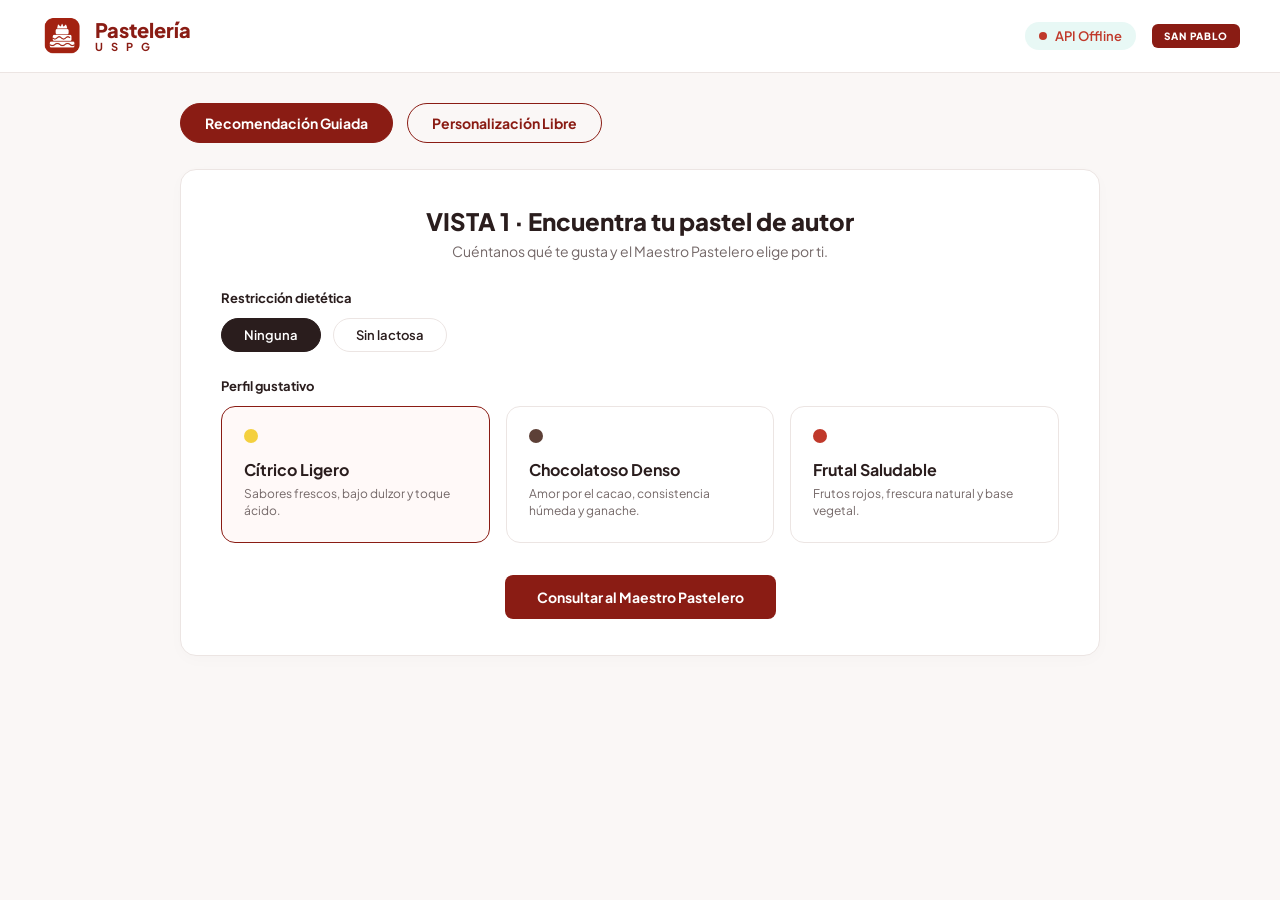
<file: frontend/Vista 1/index.html>
<!DOCTYPE html>
<html lang="es">
<head>
  <meta charset="UTF-8">
  <meta name="viewport" content="width=device-width, initial-scale=1.0">
  <title>Pastelería USPG - Vista 1: Pastel de Autor</title>
  <link rel="stylesheet" href="vista1.css">
  <link rel="preconnect" href="https://fonts.googleapis.com">
  <link href="https://fonts.googleapis.com/css2?family=Plus+Jakarta+Sans:wght@400;500;600;700;800&display=swap" rel="stylesheet">
</head>
<body>

  <!-- NAVBAR -->
  <header class="navbar">
    <div class="nav-brand">
      <img src="../img/logo.png" alt="Logo" class="logo-img" onerror="this.style.display='none'; document.getElementById('logo-fallback').style.display='block';">
      <span id="logo-fallback" style="display:none; font-size:28px;"></span>
      <div class="brand-text">
        <span class="brand-title">Pastelería</span>
        <span class="brand-sub">U S P G</span>
      </div>
    </div>
 <div class="nav-right">
      <div class="status-pill" id="api-status">
        <span class="status-dot"></span>
        <span id="api-status-text">API Online</span>
      </div>
      <div class="uspg-badge">SAN PABLO</div>

      <!-- 🚪 BOTÓN DE CERRAR SESIÓN -->
      <button type="button" class="btn-logout" id="btn-logout" onclick="cerrarSesion()" style="display:none;" title="Cerrar sesión">Salir 🚪</button>
    </div>
  </header>



  <!-- NAVEGACIÓN ENTRE VISTAS -->
  <main class="main-container">

    <!-- ✅ COLÓCALO AQUÍ ADENTRO: -->
    <div id="banner-personalizado" class="personal-banner" style="display:none;">
      <div class="pb-header">
        <span class="pb-tag">⭐ RECOMENDACIÓN EXCLUSIVA PARA TI</span>
       <a href="../Historial/historial.html" class="user-tag" id="user-display-name" title="Ver mi historial de pasteles guardados">👤 Usuario</a>
      </div>
      <h3 id="pb-titulo">Pastel Sugerido por el Chef</h3>
      <p id="pb-desc">Basado en tus preferencias anteriores en Pastelería USPG.</p>
      
      <div class="pb-chips">
        <div class="chip-item"><small>Bizcocho</small><strong id="pb-b">-</strong></div>
        <div class="chip-item"><small>Relleno</small><strong id="pb-r">-</strong></div>
        <div class="chip-item"><small>Cobertura</small><strong id="pb-c">-</strong></div>
      </div>

      <div class="pb-actions">
        <button type="button" class="btn-quick-order" onclick="ordenarPersonalizado()">Aprobar este pastel de inmediato</button>
      </div>
    </div>

    <!-- Pestañas -->
    <nav class="mode-switch-container">
      <a href="index.html" class="mode-btn active">Recomendación Guiada</a>
      <a href="../Vista 2/vista2.html" class="mode-btn">Personalización Libre</a>
    </nav>


    <section class="card-panel">
      <div class="view-header">
        <h2>VISTA 1 · Encuentra tu pastel de autor</h2>
        <p>Cuéntanos qué te gusta y el Maestro Pastelero elige por ti.</p>
      </div>

      <!-- RESTRICCIÓN -->
      <div class="filter-group">
        <label class="group-label">Restricción dietética</label>
        <div class="pill-selector">
          <button type="button" class="pill-btn active" id="btn-rest-ninguna" onclick="seleccionarRestriccion('ninguna')">Ninguna</button>
          <button type="button" class="pill-btn" id="btn-rest-lactosa" onclick="seleccionarRestriccion('sin-lactosa')">Sin lactosa</button>
        </div>
      </div>

      <!-- PERFILES -->
      <div class="filter-group">
        <label class="group-label">Perfil gustativo</label>
        <div class="profile-cards-grid">
          
          <div class="profile-card active" id="card-citrico" onclick="seleccionarPerfil('citrico-ligero', this)">
            <span class="color-dot" style="background-color: #F4D03F;"></span>
            <h3>Cítrico Ligero</h3>
            <p>Sabores frescos, bajo dulzor y toque ácido.</p>
          </div>

          <div class="profile-card" id="card-choco" onclick="seleccionarPerfil('chocolatoso-denso', this)">
            <span class="color-dot" style="background-color: #5D4037;"></span>
            <h3>Chocolatoso Denso</h3>
            <p>Amor por el cacao, consistencia húmeda y ganache.</p>
          </div>

          <div class="profile-card" id="card-frutal" onclick="seleccionarPerfil('frutal-saludable', this)">
            <span class="color-dot" style="background-color: #C0392B;"></span>
            <h3>Frutal Saludable</h3>
            <p>Frutos rojos, frescura natural y base vegetal.</p>
          </div>

        </div>
      </div>

      <div class="action-row">
        <button type="button" class="btn-primary" onclick="consultarExperto()">Consultar al Maestro Pastelero</button>
      </div>
    </section>
  </main>

  <script src="vista1.js"></script>
</body>
</html>
</file>
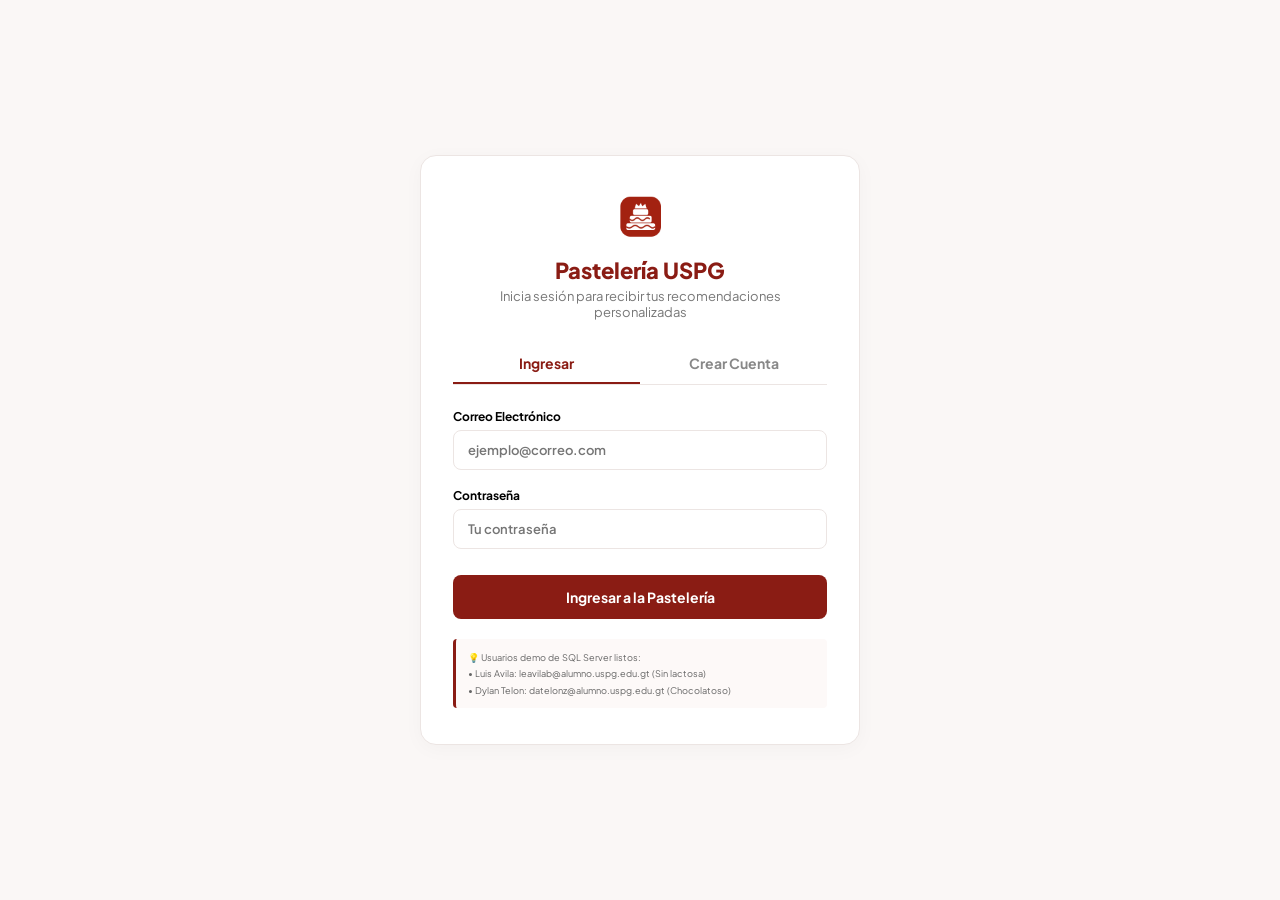
<file: frontend/Historial/historial.html>
<!DOCTYPE html>
<html lang="es">
<head>
  <meta charset="UTF-8">
  <title>Pastelería USPG - Mis Pasteles</title>
  <link rel="stylesheet" href="../Vista 1/vista1.css">
  <link href="https://fonts.googleapis.com/css2?family=Plus+Jakarta+Sans:wght@400;600;700;800&display=swap" rel="stylesheet">
  <style>
    .historial-table { width: 100%; border-collapse: collapse; margin-top: 20px; font-size: 13px; }
    .historial-table th, .historial-table td { padding: 12px; border: 1px solid #ECE5E3; text-align: left; }
    .historial-table th { background: #FAF7F6; font-weight: 700; }
    .tag-viable { background: #D5F5E3; color: #1E8449; padding: 4px 8px; border-radius: 4px; font-weight: 700; font-size: 11px; }
    .tag-ajustada { background: #FDEBD0; color: #B9770E; padding: 4px 8px; border-radius: 4px; font-weight: 700; font-size: 11px; }
  </style>
</head>
<body>
  <header class="navbar">
    <div class="nav-brand">
      <img src="../img/logo.png" alt="Logo" class="logo-img">
      <div class="brand-text"><span class="brand-title">Pastelería</span><span class="brand-sub">U S P G</span></div>
    </div>
    <div class="nav-right">
      <a href="../Vista 1/index.html" class="mode-btn">Volver a la Tienda</a>
    </div>
  </header>

  <main class="main-container">
    <div class="card-panel">
      <h2>📜 Mis Pasteles Guardados</h2>
      <p style="color:#777; font-size:13px; margin-bottom:20px;">Registro histórico de inferencias de CLIPS asociadas a tu cuenta.</p>
      
      <table class="historial-table">
        <thead>
          <tr>
            <th>Fecha</th>
            <th>Bizcocho</th>
            <th>Relleno</th>
            <th>Cobertura</th>
            <th>Veredicto CLIPS</th>
            <th>Regla Disparada</th>
          </tr>
        </thead>
        <tbody id="historial-tbody">
          <tr><td colspan="6" style="text-align:center;">Cargando historial desde la base de datos...</td></tr>
        </tbody>
      </table>
    </div>
  </main>

  <script>
    window.addEventListener("DOMContentLoaded", async () => {
      const user = JSON.parse(localStorage.getItem("usuarioActivo") || "{}");
      if (!user.id_usuario) {
        alert("Debes iniciar sesión para ver tu historial.");
        window.location.href = "../Login/login.html";
        return;
      }

      const res = await fetch(`http://127.0.0.1:8000/api/v1/usuarios/${user.id_usuario}/historial`);
      const lista = await res.json();
      const tbody = document.getElementById("historial-tbody");

      if (lista.length === 0) {
        tbody.innerHTML = "<tr><td colspan='6' style='text-align:center;'>Aún no has confirmado ningún pastel.</td></tr>";
        return;
      }

      tbody.innerHTML = lista.map(item => `
        <tr>
          <td>${item.fecha}</td>
          <td><strong>${item.bizcocho || '-'}</strong></td>
          <td><strong>${item.relleno || '-'}</strong></td>
          <td><strong>${item.cobertura || '-'}</strong></td>
          <td><span class="${item.estado === 'viable' ? 'tag-viable' : 'tag-ajustada'}">${item.estado.toUpperCase()}</span></td>
          <td><small>${item.regla}</small></td>
        </tr>
      `).join("");
    });
  </script>
</body>
</html>
</file>
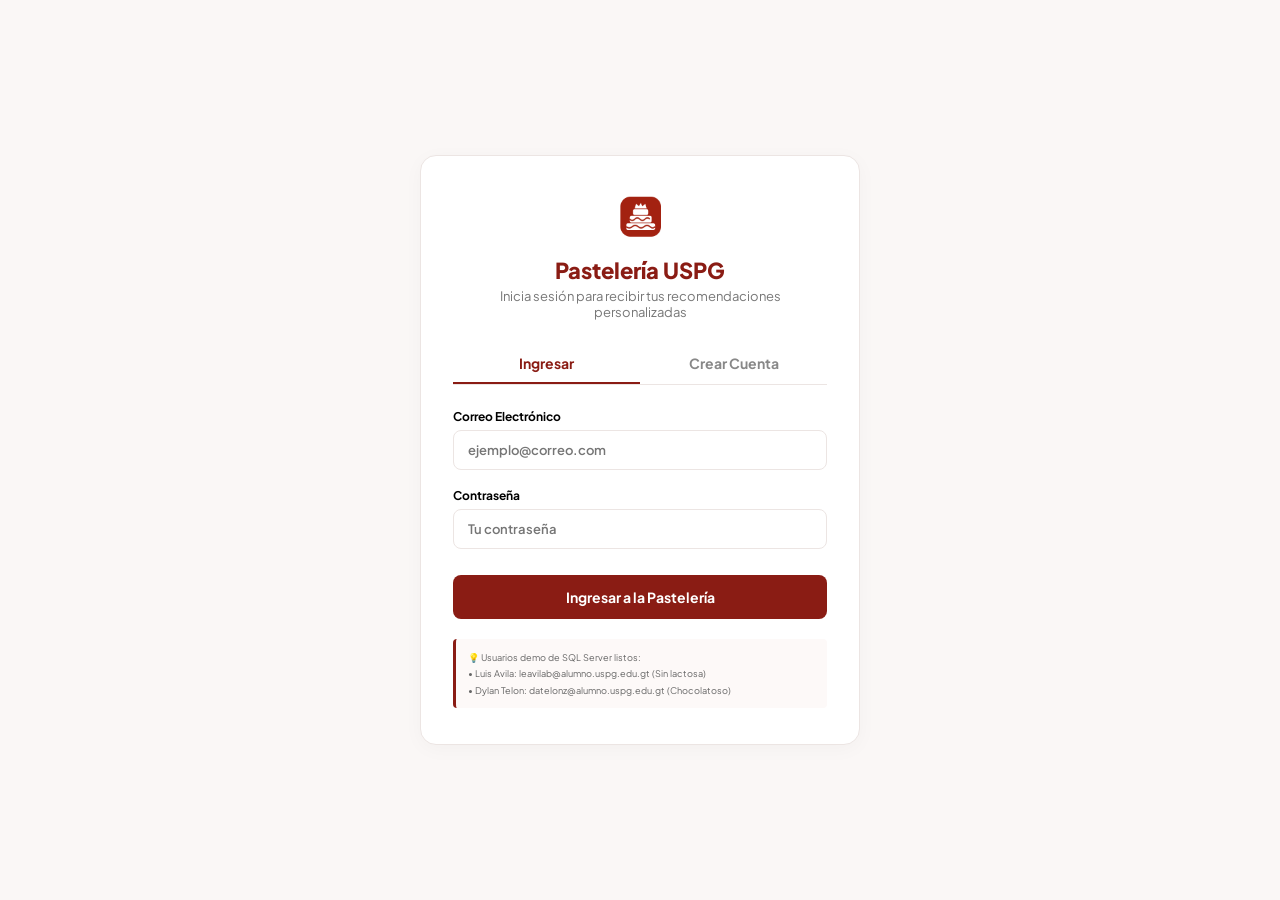
<file: frontend/Login/login.html>
<!DOCTYPE html>
<html lang="es">
<head>
  <meta charset="UTF-8">
  <title>Pastelería USPG - Iniciar Sesión</title>
  <link rel="stylesheet" href="login.css">
  <link href="https://fonts.googleapis.com/css2?family=Plus+Jakarta+Sans:wght@400;500;600;700;800&display=swap" rel="stylesheet">
</head>
<body>

  <div class="login-card">
    <div class="login-header">
      <img src="../img/logo.png" alt="Logo" class="logo-img">
      <h2>Pastelería USPG</h2>
      <p>Inicia sesión para recibir tus recomendaciones personalizadas</p>
    </div>

    <!-- TABS -->
    <div class="tabs-auth">
      <button class="tab-btn active" id="tab-login" onclick="cambiarAuth('login')">Ingresar</button>
      <button class="tab-btn" id="tab-registro" onclick="cambiarAuth('registro')">Crear Cuenta</button>
    </div>

    <!-- FORMULARIO LOGIN -->
    <form id="form-login" onsubmit="hacerLogin(event)">
     <div class="form-group">
        <label>Correo Electrónico</label>
        <input type="email" id="log-correo" placeholder="ejemplo@correo.com" required>
      </div>
      <div class="form-group">
        <label>Contraseña</label>
        <input type="password" id="log-pass" placeholder="Tu contraseña" required>
      </div>
      <button type="submit" class="btn-submit">Ingresar a la Pastelería</button>
      <div class="demo-hint">
        <small>💡 Usuarios demo de SQL Server listos:<br>
        • Luis Avila: <code>leavilab@alumno.uspg.edu.gt</code> (Sin lactosa)<br>
        • Dylan Telon: <code>datelonz@alumno.uspg.edu.gt</code> (Chocolatoso)</small>
      </div>
    </form>

<!-- FORMULARIO REGISTRO LIMPIO -->
    <form id="form-registro" onsubmit="hacerRegistro(event)" style="display:none;">
      <div class="form-group">
        <label>Nombre Completo</label>
        <input type="text" id="reg-nombre" placeholder="Tu nombre" required>
      </div>
      <div class="form-group">
        <label>Correo Electrónico</label>
        <input type="email" id="reg-correo" placeholder="correo@alumno.uspg.edu.gt" required>
      </div>
      <div class="form-group">
        <label>Contraseña</label>
        <input type="password" id="reg-pass" placeholder="Crea una contraseña" required>
      </div>
      <div class="form-group">
        <label>Restricción Alimentaria</label>
        <select id="reg-restriccion">
          <option value="ninguna">Ninguna (Como de todo)</option>
          <option value="sin-lactosa">Intolerante a la Lactosa 🌱</option>
        </select>
      </div>
      <button type="submit" class="btn-submit">Registrarme</button>
    </form>
  </div>

  <script src="login.js"></script>
</body>
</html>
</file>
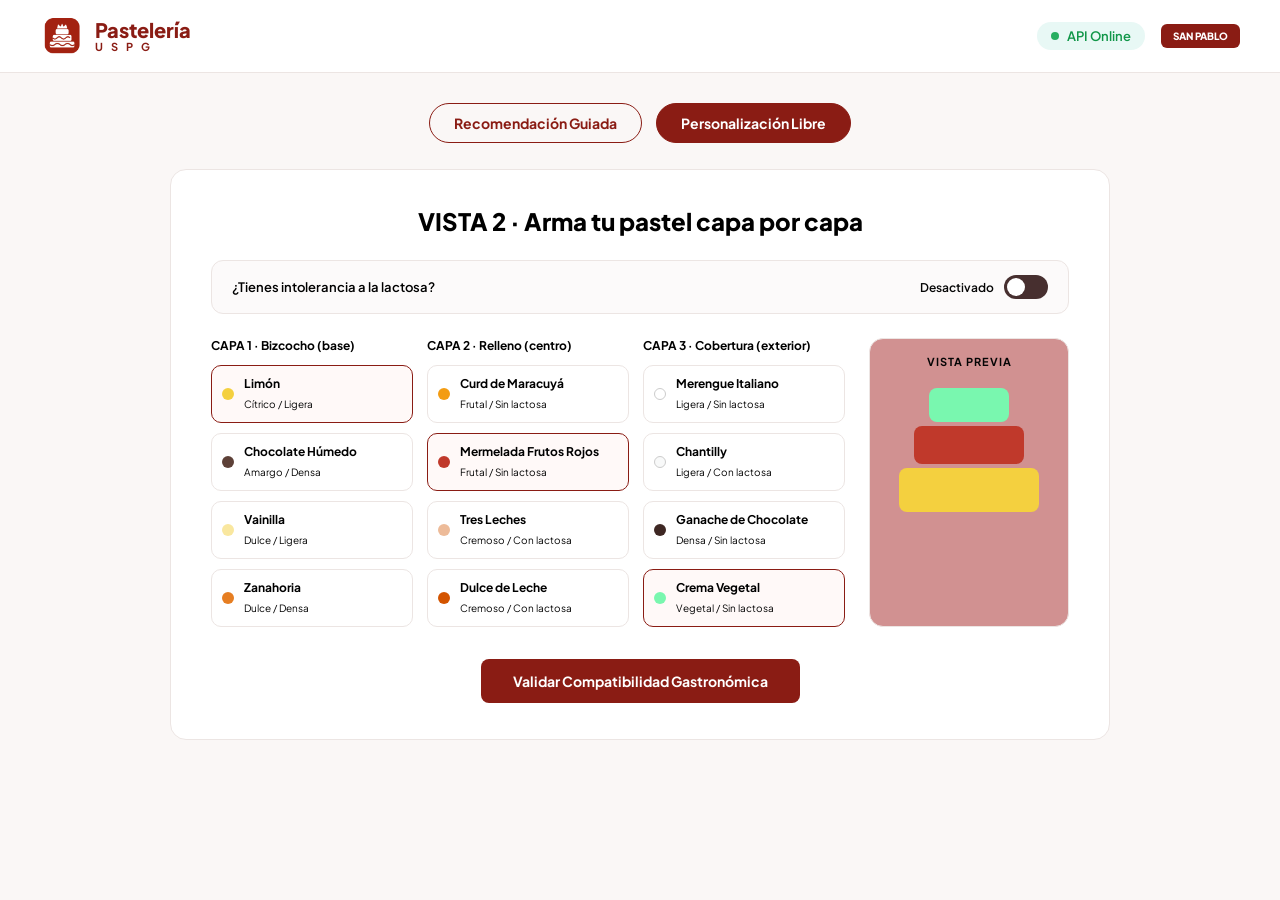
<file: frontend/Vista 2/vista2.html>
<!DOCTYPE html>
<html lang="es">
<head>
  <meta charset="UTF-8">
  <meta name="viewport" content="width=device-width, initial-scale=1.0">
  <title>Pastelería USPG - Vista 2: Arma tu pastel</title>
  <link rel="stylesheet" href="vista2.css">
  <link rel="preconnect" href="https://fonts.googleapis.com">
  <link href="https://fonts.googleapis.com/css2?family=Plus+Jakarta+Sans:wght@400;500;600;700;800&display=swap" rel="stylesheet">
</head>
<body>

  <header class="navbar">
    <div class="nav-brand">
      <img src="../img/logo.png" alt="Logo" class="logo-img" onerror="this.style.display='none'; document.getElementById('logo-fallback').style.display='block';">
      <span id="logo-fallback" style="display:none; font-size:28px;"></span>
      <div class="brand-text">
        <span class="brand-title">Pastelería</span>
        <span class="brand-sub">U S P G</span>
      </div>
    </div>
    <div class="nav-right">
      <div class="status-pill"><span class="status-dot"></span><span>API Online</span></div>
      <div class="uspg-badge">SAN PABLO</div>
    </div>
  </header>

  <main class="main-container">
    <nav class="mode-switch-container">
      <a href="../Vista 1/index.html" class="mode-btn">Recomendación Guiada</a>
      <a href="vista2.html" class="mode-btn active">Personalización Libre</a>
    </nav>

    <section class="card-panel">
      <div class="view-header">
        <h2>VISTA 2 · Arma tu pastel capa por capa</h2>
      </div>

      <!-- SWITCH LACTOSA -->
      <div class="lactose-box">
        <span>¿Tienes intolerancia a la lactosa?</span>
        <label class="switch-container">
          <span class="switch-text" id="lbl-lactosa">Desactivado</span>
          <input type="checkbox" id="chk-lactosa" onchange="toggleLactosa(this.checked)">
          <span class="slider"></span>
        </label>
      </div>

      <div class="builder-layout">
        <div class="columns-grid">
          
          <!-- BIZCOCHOS -->
          <div class="col-item">
            <h4 class="col-title">CAPA 1 · Bizcocho (base)</h4>
            <div class="cards-list" id="col-bizcochos">
              <div class="option-card active" onclick="seleccionar('bizcocho', 'limon', 'citrico', 'ligera', 'no', '#F4D03F', this)">
                <span class="dot" style="background:#F4D03F;"></span>
                <div><strong>Limón</strong><small>Cítrico / Ligera</small></div>
              </div>
              <div class="option-card" onclick="seleccionar('bizcocho', 'chocolate-humedo', 'amargo', 'densa', 'no', '#5D4037', this)">
                <span class="dot" style="background:#5D4037;"></span>
                <div><strong>Chocolate Húmedo</strong><small>Amargo / Densa</small></div>
              </div>
              <div class="option-card" onclick="seleccionar('bizcocho', 'vainilla', 'dulce', 'ligera', 'no', '#F9E79F', this)">
                <span class="dot" style="background:#F9E79F;"></span>
                <div><strong>Vainilla</strong><small>Dulce / Ligera</small></div>
              </div>
              <div class="option-card" onclick="seleccionar('bizcocho', 'zanahoria', 'dulce', 'densa', 'no', '#E67E22', this)">
                <span class="dot" style="background:#E67E22;"></span>
                <div><strong>Zanahoria</strong><small>Dulce / Densa</small></div>
              </div>
            </div>
          </div>

          <!-- RELLENOS -->
          <div class="col-item">
            <h4 class="col-title">CAPA 2 · Relleno (centro)</h4>
            <div class="cards-list" id="col-rellenos">
              <div class="option-card" onclick="seleccionar('relleno', 'maracuya', 'frutal', 'ligera', 'no', '#F39C12', this)">
                <span class="dot" style="background:#F39C12;"></span>
                <div><strong>Curd de Maracuyá</strong><small>Frutal / Sin lactosa</small></div>
              </div>
              <div class="option-card active" onclick="seleccionar('relleno', 'frutos-rojos', 'frutal', 'ligera', 'no', '#C0392B', this)">
                <span class="dot" style="background:#C0392B;"></span>
                <div><strong>Mermelada Frutos Rojos</strong><small>Frutal / Sin lactosa</small></div>
              </div>
              <div class="option-card lacteo" onclick="seleccionar('relleno', 'tres-leches', 'cremoso', 'ligera', 'si', '#EDBB99', this)">
                <span class="dot" style="background:#EDBB99;"></span>
                <div><strong>Tres Leches</strong><small>Cremoso / Con lactosa</small></div>
              </div>
              <div class="option-card lacteo" onclick="seleccionar('relleno', 'dulce-de-leche', 'cremoso', 'ligera', 'si', '#D35400', this)">
                <span class="dot" style="background:#D35400;"></span>
                <div><strong>Dulce de Leche</strong><small>Cremoso / Con lactosa</small></div>
              </div>
            </div>
          </div>

          <!-- COBERTURAS -->
          <div class="col-item">
            <h4 class="col-title">CAPA 3 · Cobertura (exterior)</h4>
            <div class="cards-list" id="col-coberturas">
              <div class="option-card" onclick="seleccionar('cobertura', 'merengue-italiano', 'ligera', 'ligera', 'no', '#FFFFFF', this)">
                <span class="dot" style="background:#FFFFFF; border:1px solid #CCC;"></span>
                <div><strong>Merengue Italiano</strong><small>Ligera / Sin lactosa</small></div>
              </div>
              <div class="option-card lacteo" onclick="seleccionar('cobertura', 'chantilly', 'ligera', 'ligera', 'si', '#F8F9F9', this)">
                <span class="dot" style="background:#F8F9F9; border:1px solid #CCC;"></span>
                <div><strong>Chantilly</strong><small>Ligera / Con lactosa</small></div>
              </div>
              <div class="option-card" onclick="seleccionar('cobertura', 'ganache', 'densa', 'densa', 'no', '#3E2723', this)">
                <span class="dot" style="background:#3E2723;"></span>
                <div><strong>Ganache de Chocolate</strong><small>Densa / Sin lactosa</small></div>
              </div>
              <div class="option-card active" onclick="seleccionar('cobertura', 'crema-vegetal', 'vegetal', 'ligera', 'no', '#D5F5E3', this)">
                <span class="dot" style="background:#79f7af;"></span>
                <div><strong>Crema Vegetal</strong><small>Vegetal / Sin lactosa</small></div>
              </div>
            </div>
          </div>

        </div>

        <!-- PREVIEW DINÁMICO -->
        <aside class="preview-box">
          <h4>VISTA PREVIA</h4>
          <div class="cake-display">
            <div class="tier tier-top" id="prev-cobertura" style="background:#79f7af;"></div>
            <div class="tier tier-mid" id="prev-relleno" style="background:#C0392B;"></div>
            <div class="tier tier-base" id="prev-bizcocho" style="background:#F4D03F;"></div>
          </div>
        </aside>
      </div>

      <div class="action-row">
        <button type="button" class="btn-primary" onclick="validarCombinacion()">Validar Compatibilidad Gastronómica</button>
      </div>
    </section>
  </main>

  <script src="vista2.js"></script>
</body>
</html>
</file>
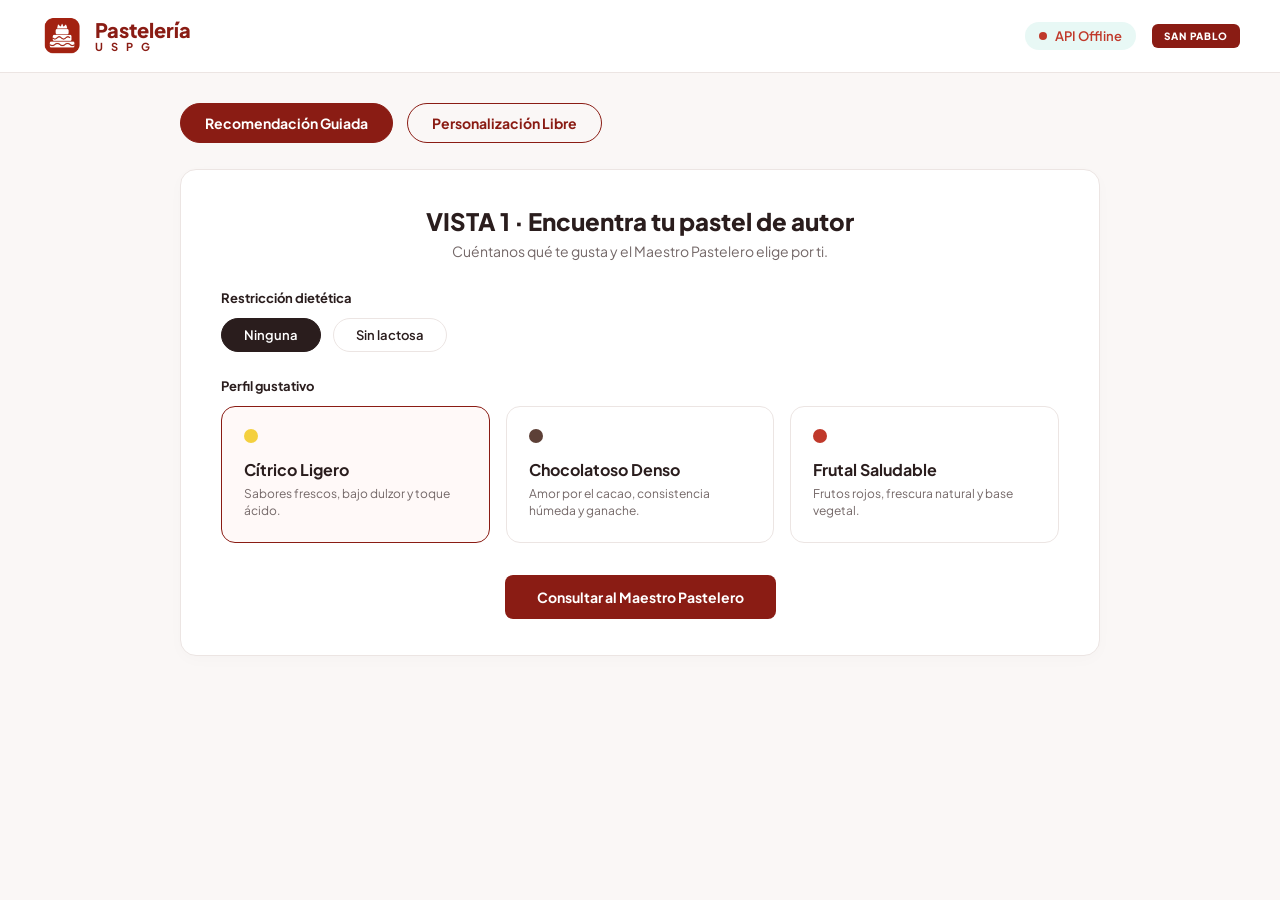
<file: frontend/Vista 3/vista3.html>
<!DOCTYPE html>
<html lang="es">
<head>
  <meta charset="UTF-8">
  <meta name="viewport" content="width=device-width, initial-scale=1.0">
  <title>Pastelería USPG - Vista 3: Veredicto</title>
  <link rel="stylesheet" href="vista3.css">
  <link rel="preconnect" href="https://fonts.googleapis.com">
  <link href="https://fonts.googleapis.com/css2?family=Plus+Jakarta+Sans:wght@400;500;600;700;800&display=swap" rel="stylesheet">
</head>
<body>

  <header class="navbar">
    <div class="nav-brand">
      <img src="../img/logo.png" alt="Logo" class="logo-img" onerror="this.style.display='none'; document.getElementById('logo-fallback').style.display='block';">
      <span id="logo-fallback" style="display:none; font-size:28px;"></span>
      <div class="brand-text">
        <span class="brand-title">Pastelería</span>
        <span class="brand-sub">U S P G</span>
      </div>
    </div>
    <div class="nav-right">
      <div class="status-pill"><span class="status-dot"></span><span>API Online</span></div>
      <div class="uspg-badge">SAN PABLO</div>
    </div>
  </header>

  <main class="main-container">
    <section class="card-panel">
      <div class="view-header">
        <h2>VISTA 3 · Veredicto del Experto</h2>
        <p>Resultado del razonamiento generado por el motor CLIPS.</p>
      </div>

      <!-- BANNER DE ESTADO -->
      <div class="status-banner" id="banner-estado">
        <span id="banner-icon">✔</span>
        <span id="banner-texto">Viable — ¡Combinación perfecta aprobada!</span>
      </div>

      <!-- CHIPS -->
      <div class="chips-row">
        <div class="chip">
          <small>Bizcocho</small>
          <strong id="chip-bizcocho">-</strong>
        </div>
        <div class="chip">
          <small>Relleno</small>
          <strong id="chip-relleno">-</strong>
        </div>
        <div class="chip">
          <small>Cobertura</small>
          <strong id="chip-cobertura">-</strong>
        </div>
      </div>

      <!-- TARJETA EXPLICABILIDAD -->
      <div class="expert-box">
        <h4>Criterio del Chef Pastelero</h4>
        <p class="expert-msg" id="txt-mensaje">Cargando...</p>
        <div class="expert-just">
          <small><strong>Justificación técnica:</strong></small>
          <p id="txt-justificacion">...</p>
        </div>
        <span class="badge-regla" id="txt-regla">Regla: -</span>
      </div>

      <div class="action-row">
        <button type="button" class="btn-primary" onclick="volver()">Diseñar otro pastel</button>
      </div>
    </section>
  </main>

  <script src="vista3.js"></script>
</body>
</html>
</file>
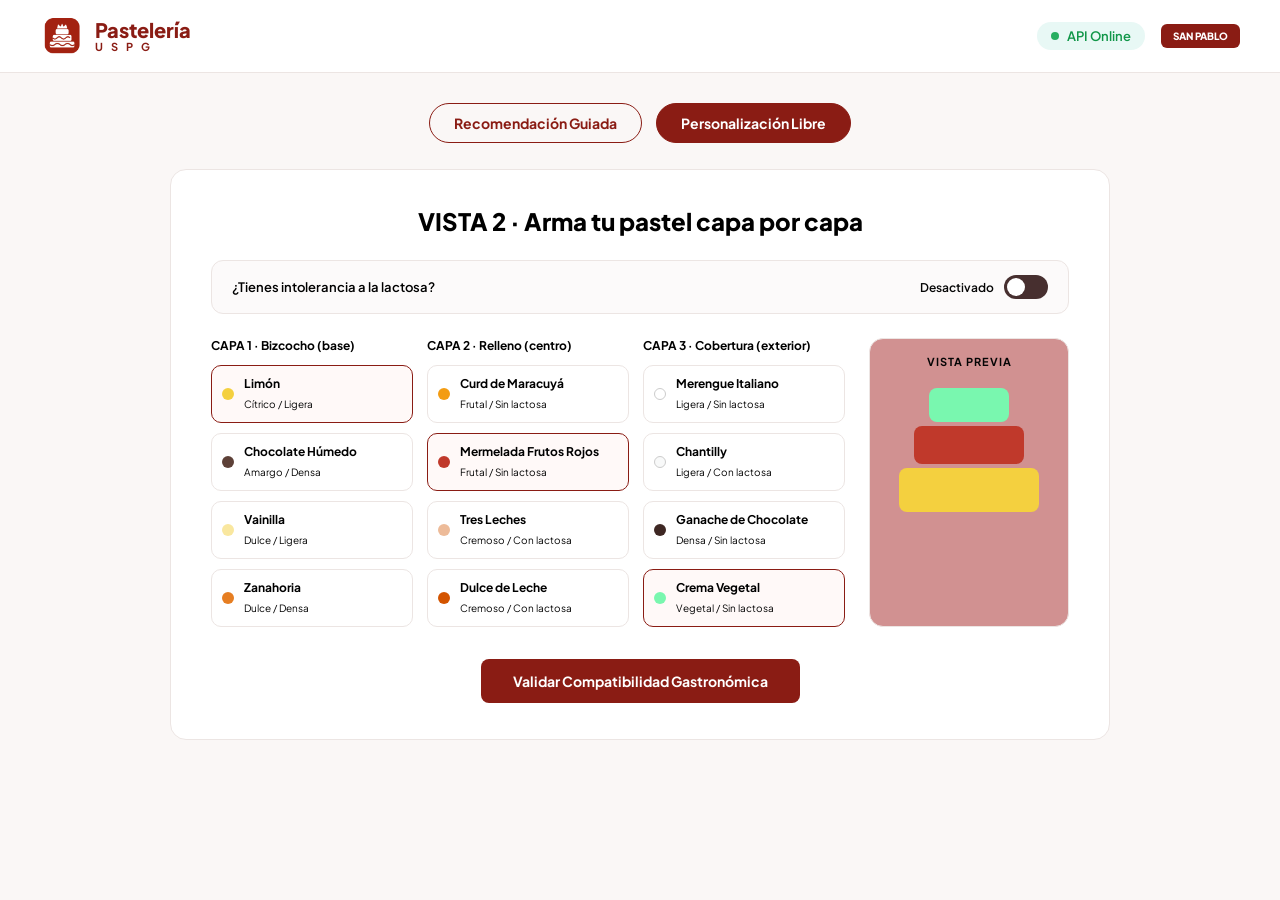
<file: frontend/Vista 4/vista4.html>
<!DOCTYPE html>
<html lang="es">
<head>
  <meta charset="UTF-8">
  <meta name="viewport" content="width=device-width, initial-scale=1.0">
  <title>Pastelería USPG - Vista 4: Resumen de tu Pastel</title>
  <link rel="stylesheet" href="vista4.css">
  <link rel="preconnect" href="https://fonts.googleapis.com">
  <link href="https://fonts.googleapis.com/css2?family=Plus+Jakarta+Sans:wght@400;500;600;700;800&display=swap" rel="stylesheet">
</head>
<body>

  <header class="navbar">
    <div class="nav-brand">
      <img src="../img/logo.png" alt="Logo" class="logo-img" onerror="this.style.display='none'; document.getElementById('logo-fallback').style.display='block';">
      <span id="logo-fallback" style="display:none; font-size:28px;"></span>
      <div class="brand-text">
        <span class="brand-title">Pastelería</span>
        <span class="brand-sub">U S P G</span>
      </div>
    </div>
    <div class="nav-right">
      <div class="status-pill"><span class="status-dot"></span><span>API Online</span></div>
      <div class="uspg-badge">SAN PABLO</div>
    </div>
  </header>

  <main class="main-container">
    <section class="card-panel">
      <div class="view-header">
        <h2>VISTA 4 · Resumen de tu pastel</h2>
        <p>Revisa tu combinación y lee la recomendación del maestro pastelero antes de continuar.</p>
      </div>

      <!-- COMBINACIÓN ACTUAL -->
      <div class="sub-header-row">
        <strong>Tu combinación</strong>
        <span class="status-tag">✔ 3 de 3 completos</span>
      </div>

      <div class="chips-row">
        <div class="chip">
          <small>Bizcocho</small>
          <strong id="v4-bizcocho">Vainilla</strong>
        </div>
        <div class="chip">
          <small>Relleno</small>
          <strong id="v4-relleno">Curd de Maracuyá</strong>
        </div>
        <div class="chip">
          <small>Cobertura</small>
          <strong id="v4-cobertura">Ganache de Chocolate</strong>
        </div>
      </div>

      <!-- BANNER -->
      <div class="banner-compatible" id="v4-banner">
        <span>✔</span>
        <span id="v4-banner-text">Combinación completa y compatible — ¡Lista para hornear!</span>
      </div>

      <!-- TARJETA DEL MAESTRO PASTELERO -->
      <div class="expert-box">
        <div class="expert-header">
          <span style="font-size:22px;">👨‍🍳</span>
          <div>
            <strong>Maestro Pastelero</strong><br>
            <small>Chef Pastelero USPG · Validación de compatibilidad</small>
          </div>
        </div>
        <div class="expert-content">
          <span class="veredicto-title">Veredicto de Compatibilidad</span>
          <h4 id="v4-titulo-veredicto">Recomendación del maestro: equilibrio de sabores</h4>
          <p class="expert-desc" id="v4-desc-veredicto">Cargando...</p>
        </div>
      </div>

      <!-- AFINACIÓN RÁPIDA DE INGREDIENTES -->
      <div class="tweak-box">
        <h4>¿Quieres cambiar algún ingrediente?</h4>
        <small class="tweak-sub">Selecciona una alternativa si la recomendación del maestro no es de tu gusto.</small>

        <div class="tweak-rows">
          <div class="tweak-item">
            <span>Capa 1: Bizcocho</span>
            <select id="sel-bizcocho" onchange="recalcular()">
              <option value="limon">Limón (Cítrico)</option>
              <option value="chocolate-humedo">Chocolate Húmedo (Amargo)</option>
              <option value="vainilla" selected>Vainilla (Dulce)</option>
              <option value="zanahoria">Zanahoria (Dulce)</option>
            </select>
          </div>

          <div class="tweak-item">
            <span>Capa 2: Relleno</span>
            <select id="sel-relleno" onchange="recalcular()">
              <option value="maracuya" selected>Curd de Maracuyá</option>
              <option value="frutos-rojos">Mermelada Frutos Rojos</option>
              <option value="tres-leches">Tres Leches (Lácteo)</option>
              <option value="dulce-de-leche">Dulce de Leche (Lácteo)</option>
            </select>
          </div>

          <div class="tweak-item">
            <span>Capa 3: Cobertura</span>
            <select id="sel-cobertura" onchange="recalcular()">
              <option value="merengue-italiano">Merengue Italiano</option>
              <option value="chantilly">Chantilly (Lácteo)</option>
              <option value="ganache" selected>Ganache de Chocolate</option>
              <option value="crema-vegetal">Crema Vegetal</option>
            </select>
          </div>
        </div>
      </div>

      <div class="actions-split">
        <button type="button" class="btn-secondary" onclick="window.location.href='../Vista 2/vista2.html'">Editar combinación</button>
        <button type="button" class="btn-primary" onclick="confirmar()">Confirmar y continuar</button>
      </div>

      <div class="action-footer">
        <a href="../Vista 1/index.html" class="link-reset">Diseñar otro pastel</a>
      </div>
    </section>
  </main>

  <script src="vista4.js"></script>
</body>
</html>
</file>
<file: frontend/Vista 1/vista1.css>
:root {
  --primary: #8A1C14;
  --primary-hover: #731610;
  --bg-page: #FAF7F6;
  --bg-card: #FFFFFF;
  --text-dark: #2A1D1D;
  --text-muted: #736767;
  --border-light: #ECE5E3;
}

* { 
    box-sizing: border-box; 
    margin: 0; 
    padding: 0; 
    font-family: 'Plus Jakarta Sans', sans-serif; 
}

body { 
    background: var(--bg-page); 
    color: var(--text-dark); min-height: 100vh; }

.navbar { 
    background: var(--bg-card); 
    border-bottom: 1px solid var(--border-light);
     display: flex; 
    justify-content: space-between; align-items: center; 
    padding: 14px 40px;
 }

.nav-brand { 
    display: flex; 
    align-items: center; 
    gap: 12px; 
}

.logo-img { 
    height: 44px;
     width: auto; 
}

.brand-text { 
    display: flex; 
    flex-direction: column; 
}

.brand-title { 
    font-size: 20px; 
    font-weight: 800; 
    color: var(--primary); 
    line-height: 1; 
}

.brand-sub {
     font-size: 11px; 
     font-weight: 700;
    letter-spacing: 3px; 
    color: var(--primary); 
    }

.nav-right { 
    display: flex;
    align-items: center; 
    gap: 16px; 
}

.status-pill { 
    display: flex; 
    align-items: center; 
    gap: 8px; 
    font-size: 13px; 
    font-weight: 600; 
    color: #27AE60; 
    background: #E8F8F5; 
    padding: 6px 14px; 
    border-radius: 20px;
 }

.status-dot { 
    width: 8px; 
    height: 8px; 
    border-radius: 50%; 
    background: #27AE60; 
}

.uspg-badge { 
    background: var(--primary); 
    color: white; 
    font-size: 10px; 
    font-weight: 800;
    padding: 6px 12px;
     border-radius: 6px; 
     letter-spacing: 1px; 
}

.main-container { 
    max-width: 960px; 
    margin: 30px auto;
     padding: 0 20px; 
}

.mode-switch-container { 
    display: flex; 
    -content: center; 
    gap: 14px; 
    margin-bottom: 26px; 
}

.mode-btn { 
    background: transparent; 
    border: 1.5px solid var(--primary); 
    color: var(--primary); 
    padding: 10px 24px;
     border-radius: 30px; 
     font-size: 14px;
      font-weight: 700;
       text-decoration: none; 
       transition: 0.2s; 
    }
.mode-btn.active { 
    background: var(--primary); 
    color: white; 
}

.card-panel { 
    background: var(--bg-card); 
    border: 1px solid var(--border-light); 
    border-radius: 16px; 
    padding: 36px 40px;
    box-shadow: 0 4px 16px rgba(0,0,0,0.02);
 }

.view-header { 
    text-align: center; 
    margin-bottom: 30px;
}

.view-header h2 { 
    font-size: 24px; 
    font-weight: 800;
     margin-bottom: 6px;
 }

.view-header p { 
    color: var(--text-muted); 
    font-size: 14px; 
}

.filter-group { 
    margin-bottom: 26px; 
}

.group-label { 
    display: block; 
    font-size: 13px; 
    font-weight: 700; 
    margin-bottom: 12px; 
}

.pill-selector { 
    display: flex; gap: 12px; }
.pill-btn { 
    background: white; 
    border: 1px solid var(--border-light);
     padding: 8px 22px;
      border-radius: 20px; 
      font-size: 13px; 
      font-weight: 600; 
      cursor: pointer; 
      color: var(--text-dark); 
}

.pill-btn.active { 
    background: #2A1D1D; 
    color: white; 
    border-color: #2A1D1D; 
}

.profile-cards-grid { 
    display: grid;
     grid-template-columns: repeat(3, 1fr); 
     gap: 16px;
}

.profile-card { 
    border: 1.5px solid var(--border-light); 
    border-radius: 14px; padding: 22px;
     cursor: pointer; 
     transition: all 0.2s; 
}

.profile-card.active { 
    border-color: var(--primary); 
    background: #FFF9F8; 
}

.color-dot { 
    display: inline-block; width: 14px; 
    height: 14px;
    border-radius: 50%;
    margin-bottom: 12px; 
}

.profile-card h3 {
    font-size: 16px; 
    font-weight: 700; 
    margin-bottom: 6px; 
}

.profile-card p { 
    font-size: 12px;
     color: var(--text-muted);
      line-height: 1.4; 
}

.action-row { 
    margin-top: 32px;
    display: flex; justify-content: center;
 }

.btn-primary {
     background: var(--primary); 
     color: white; border: none; 
     padding: 13px 32px; border-radius: 8px; 
     font-size: 14px; font-weight: 700; 
     cursor: pointer; transition: 0.2s; 
    }

.btn-primary:hover { 
    background: var(--primary-hover); 
}

/* BANNER DE RECOMENDACIÓN VIP / PERSONALIZADO */
.personal-banner {
  background: linear-gradient(135deg, #FFFDF8 0%, #FFF8EE 100%);
  border: 1.5px solid #F39C12;
  border-radius: 16px;
  padding: 24px 28px;
  margin-bottom: 24px;
  box-shadow: 0 4px 16px rgba(243, 156, 18, 0.08);
}

.pb-header {
  display: flex;
  justify-content: space-between;
  align-items: center;
  margin-bottom: 8px;
}

.pb-tag {
  font-size: 11px;
  font-weight: 800;
  color: #B7791F;
  letter-spacing: 1px;
}

.user-tag {
  background: var(--primary);
  color: white;
  font-size: 11px;
  font-weight: 700;
  padding: 5px 14px;
  border-radius: 20px;
  text-decoration: none;
  cursor: pointer;
  display: inline-flex;
  align-items: center;
  gap: 6px;
  transition: all 0.2s ease;
}

.user-tag:hover {
  background: var(--primary-hover);
  transform: translateY(-1px);
  box-shadow: 0 2px 8px rgba(138, 28, 20, 0.25);
}

.personal-banner h3 {
  font-size: 20px;
  font-weight: 800;
  color: var(--text-dark);
  margin-bottom: 4px;
}

.personal-banner p {
  font-size: 13px;
  color: var(--text-muted);
  margin-bottom: 16px;
}

.pb-chips {
  display: flex;
  gap: 12px;
  margin-bottom: 18px;
}

.chip-item {
  flex: 1;
  background: white;
  border: 1px solid #EEDBC5;
  border-radius: 8px;
  padding: 8px 12px;
}

.chip-item small {
  display: block;
  font-size: 9px;
  font-weight: 700;
  color: #B7791F;
  text-transform: uppercase;
}

.chip-item strong {
  font-size: 12px;
  color: var(--text-dark);
}

.btn-quick-order {
  background: var(--primary);
  color: white;
  border: none;
  padding: 10px 22px;
  border-radius: 8px;
  font-size: 13px;
  font-weight: 700;
  cursor: pointer;
  transition: 0.2s;
}

.btn-quick-order:hover {
  background: var(--primary-hover);
}


/* BOTÓN SALIR / CERRAR SESIÓN */
.btn-logout {
  background: #FAF7F6;
  color: var(--primary);
  border: 1px solid var(--border-light);
  padding: 6px 14px;
  border-radius: 20px;
  font-size: 12px;
  font-weight: 700;
  cursor: pointer;
  display: inline-flex;
  align-items: center;
  gap: 4px;
  transition: all 0.2s ease;
}

.btn-logout:hover {
  background: var(--primary);
  color: white;
  border-color: var(--primary);
}
</file>
<file: frontend/Login/login.css>
:root {
  --primary: #8A1C14;
  --bg-page: #FAF7F6;
  --bg-card: #FFFFFF;
  --border: #ECE5E3;
}
* { 
    box-sizing: border-box; 
    margin: 0; 
    padding: 0; 
    font-family: 'Plus Jakarta Sans', sans-serif; 
}

body { 
    background: var(--bg-page); 
    min-height: 100vh; 
    display: flex; 
    align-items: center; 
    justify-content: center; 
    padding: 20px; 
}

.login-card { 
    background: var(--bg-card); 
    width: 100%; max-width: 440px; 
    border-radius: 16px; 
    border: 1px solid var(--border); 
    padding: 36px 32px; 
    box-shadow: 0 4px 20px rgba(0,0,0,0.03); 
}

.login-header { 
    text-align: center; 
    margin-bottom: 24px; 
}

.logo-img { 
    height: 50px; margin-bottom: 10px; 
}

.login-header h2 { 
    font-size: 22px; 
    font-weight: 800; 
    color: var(--primary); 
}

.login-header p { 
    font-size: 13px; 
    color: #777; 
    margin-top: 4px; 
}

.tabs-auth { 
    display: flex; 
    border-bottom: 1.5px solid var(--border); 
    margin-bottom: 24px; 
}

.tab-btn { 
    flex: 1; 
    background: none; 
    border: none; 
    padding: 10px; 
    font-size: 14px; 
    font-weight: 700; 
    color: #888; 
    cursor: pointer; 
    border-bottom: 2.5px solid transparent; 
}

.tab-btn.active { 
    color: var(--primary); 
    border-color: var(--primary); 
}

.form-group { 
    margin-bottom: 18px; 
}
.form-group label { 
    display: block; 
    font-size: 12px; 
    font-weight: 700; 
    margin-bottom: 6px; 
}
.form-group input, .form-group select { 
    width: 100%; 
    padding: 11px 14px; 
    border: 1px solid var(--border); 
    border-radius: 8px; 
    font-size: 13px; 
    font-weight: 600; 
    outline: none; 
}

.form-group input:focus, .form-group select:focus { 
    border-color: var(--primary); 
}

.btn-submit { 
    width: 100%; 
    background: var(--primary);
    color: white; 
    border: none; 
    padding: 13px; 
    border-radius: 8px; 
    font-size: 14px; 
    font-weight: 700; cursor: pointer; 
    margin-top: 8px; 
    }

.btn-submit:hover { 
    background: #731610; 
}

.demo-hint { 
    margin-top: 20px; 
    background: #FDF9F8; 
    border-left: 3px solid var(--primary); 
    padding: 10px 12px; 
    border-radius: 4px; 
    font-size: 11px; 
    color: #666; 
    line-height: 1.5; 
}
</file>
<file: frontend/Vista 2/vista2.css>
:root {
  --primary: #8A1C14;
  --primary-hover: #731610;
  --bg-page: #FAF7F6;
  --bg-card: #FFFFFF;
  --text-dark: #000000;
  --text-muted: #050505;
  --border-light: #ECE5E3;
}

* { 
    box-sizing: border-box;
     margin: 0; padding: 0;
      font-family: 'Plus Jakarta Sans', sans-serif; 
}

body { 
    background: var(--bg-page); 
    color: var(--text-dark); 
    min-height: 100vh; 
}

.navbar {
    background: var(--bg-card); 
    border-bottom: 1px solid var(--border-light); 
    display: flex;
     justify-content: space-between; 
    align-items: center; padding: 14px 40px; 
}

.nav-brand { 
    display: flex;
     align-items: center;
      gap: 12px; 
}

.logo-img {
     height: 44px; 
     width: auto; 
    }

.brand-text {
     display: flex; 
     flex-direction: column;
     }

.brand-title { 
    font-size: 20px; 
    font-weight: 800; 
    color: var(--primary);
     line-height: 1;
 }

.brand-sub {
     font-size: 11px; 
     font-weight: 700; 
     letter-spacing: 3px; 
     color: var(--primary);
     }

.nav-right { 
    display: flex;
    align-items: center;
     gap: 16px; 
}

.status-pill { display: flex; 
    align-items: center; 
    gap: 8px; font-size: 13px; 
    font-weight: 600;
     color: #109648;
      background: #E8F8F5;
       padding: 6px 14px;
        border-radius: 20px; 
}

.status-dot {
     width: 8px; height: 8px;
      border-radius: 50%;
       background: #27AE60; 
    }

.uspg-badge {
    background: var(--primary);
     color: white;
    font-size: 10px; 
    font-weight: 800;
     padding: 6px 12px;
      border-radius: 6px;
 }

.main-container { 
    max-width: 980px;
     margin: 30px auto; 
    padding: 0 20px; 
}

.mode-switch-container { 
    display: flex;
     justify-content: center; gap: 14px; 
    margin-bottom: 26px; 
}

.mode-btn { 
    background: transparent;
     border: 1.5px solid var(--primary); 
     color: var(--primary);
      padding: 10px 24px; 
      border-radius: 30px;
       font-size: 14px;
        font-weight: 700;
         text-decoration: none; 
}

.mode-btn.active { 
    background: var(--primary);
     color: white; 
}

.card-panel { 
    background: var(--bg-card);
     border: 1px solid var(--border-light);
      border-radius: 16px;
       padding: 36px 40px; 
}

.view-header { 
    text-align: center; 
    margin-bottom: 24px; 
}

.view-header h2 { 
    font-size: 24px;
     font-weight: 800; 
}

.lactose-box { 
    background: #FCFAFA; 
    border: 1px solid var(--border-light);
    border-radius: 12px;
    padding: 14px 20px; 
    display: flex; 
    justify-content: space-between;
    align-items: center;
    margin-bottom: 24px; 
    font-size: 13px; 
    font-weight: 600; 
}

.switch-container { 
    display: flex; 
    align-items: center;
    gap: 10px;
    cursor: pointer; 
}

.switch-text {
     font-size: 12px;
     color: var(--text-muted);
 }

.switch-container input { 
    display: none; 
}

.slider { 
    position: relative; 
    width: 44px; height: 24px; 
    background: #472f2f; 
    border-radius: 20px; 
    transition: 0.3s;
     display: inline-block; 
    }

.slider:before { 
    content: ""; 
    position: absolute; 
    height: 18px;
    width: 18px; 
    left: 3px;
    bottom: 3px; 
    background: white;
    border-radius: 50%; 
    transition: 0.3s;
     }

input:checked + .slider { 
    background: var(--primary);
 }

input:checked + .slider:before { 
    transform: translateX(20px); 
}

.builder-layout { 
    display: grid; 
    grid-template-columns: 1fr 200px; 
    gap: 24px; 
}

.columns-grid { 
    display: grid; 
    grid-template-columns: repeat(3, 1fr); 
    gap: 14px; 
}

.col-title { 
    font-size: 12px; 
    font-weight: 700; 
    margin-bottom: 12px; 
}

.cards-list { 
    display: flex; 
    flex-direction: column; 
    gap: 10px; 
}

.option-card { 
    display: flex; 
    align-items: center; gap: 10px; 
    border: 1.5px solid var(--border-light); 
    padding: 10px; 
    border-radius: 10px; 
    cursor: pointer; 
    background: white; 
    transition: 0.2s; 
}

.option-card.active { 
    border-color: var(--primary); 
    background: #FFF9F8; 
}

.option-card.disabled { 
    opacity: 0.3; 
    pointer-events: none; 
    filter: grayscale(1); 
}

.dot { 
    width: 12px; 
    height: 12px; 
    border-radius: 50%; 
    flex-shrink: 0; 
}

.option-card strong { 
    display: block; 
    font-size: 12px; 
}

.option-card small { 
    font-size: 10px; 
    color: var(--text-muted); 
}

.preview-box { 
    border: 1px solid var(--border-light); 
    border-radius: 14px;
     padding: 16px;
     text-align: center; 
     background: #d19191; 
}

.preview-box h4 { 
    font-size: 11px; 
    letter-spacing: 1px;
     color: var(--text-muted); 
     margin-bottom: 20px; 
}

.cake-display { 
    display: flex; 
    flex-direction: column;
     align-items: center;
      gap: 4px; 
}

.tier { 
    border-radius: 8px; 
    transition: 0.3s; 
}

.tier-top {
     width: 80px; 
     height: 34px; 
    }

.tier-mid { 
    width: 110px;
     height: 38px;
 }

.tier-base { 
    width: 140px;
     height: 44px; 
}

.action-row { 
    margin-top: 32px; display: flex; justify-content: center; 
}

.btn-primary { 
    background: var(--primary); 
    color: white; 
    border: none; 
    padding: 13px 32px; 
    border-radius: 8px; 
    font-size: 14px; 
    font-weight: 700;
    cursor: pointer; 
}

.btn-primary:hover { 
    background: var(--primary-hover); 
}
</file>
<file: frontend/Vista 3/vista3.css>
:root {
  --primary: #8A1C14;
  --primary-hover: #731610;
  --bg-page: #FAF7F6;
  --bg-card: #FFFFFF;
  --text-dark: #2A1D1D;
  --text-muted: #736767;
  --border-light: #ECE5E3;
}

* {
  box-sizing: border-box;
  margin: 0;
  padding: 0;
  font-family: 'Plus Jakarta Sans', sans-serif;
}

body {
  background: var(--bg-page);
  color: var(--text-dark);
  min-height: 100vh;
}

/* NAVBAR */
.navbar {
  background: var(--bg-card);
  border-bottom: 1px solid var(--border-light);
  display: flex;
  justify-content: space-between;
  align-items: center;
  padding: 14px 40px;
}

.nav-brand {
  display: flex;
  align-items: center;
  gap: 12px;
}

.logo-img {
  height: 44px;
  width: auto;
}

.brand-text {
  display: flex;
  flex-direction: column;
}

.brand-title {
  font-size: 20px;
  font-weight: 800;
  color: var(--primary);
  line-height: 1;
}

.brand-sub {
  font-size: 11px;
  font-weight: 700;
  letter-spacing: 3px;
  color: var(--primary);
}

.nav-right {
  display: flex;
  align-items: center;
  gap: 16px;
}

.status-pill {
  display: flex;
  align-items: center;
  gap: 8px;
  font-size: 13px;
  font-weight: 600;
  color: #27AE60;
  background: #E8F8F5;
  padding: 6px 14px;
  border-radius: 20px;
}

.status-dot {
  width: 8px;
  height: 8px;
  border-radius: 50%;
  background: #27AE60;
}

.uspg-badge {
  background: var(--primary);
  color: white;
  font-size: 10px;
  font-weight: 800;
  padding: 6px 12px;
  border-radius: 6px;
  letter-spacing: 1px;
}

/* CONTENEDOR VISTA 3 */
.main-container {
  max-width: 840px;
  margin: 36px auto;
  padding: 0 20px;
}

.card-panel {
  background: var(--bg-card);
  border: 1px solid var(--border-light);
  border-radius: 16px;
  padding: 36px 40px;
  box-shadow: 0 4px 16px rgba(0, 0, 0, 0.02);
}

.view-header {
  text-align: center;
  margin-bottom: 26px;
}

.view-header h2 {
  font-size: 26px;
  font-weight: 800;
  margin-bottom: 6px;
}

.view-header p {
  color: var(--text-muted);
  font-size: 14px;
}

/* BANNERS DE ESTADO */
.status-banner {
  padding: 14px 20px;
  border-radius: 12px;
  font-weight: 700;
  font-size: 15px;
  display: flex;
  align-items: center;
  gap: 12px;
  margin-bottom: 26px;
}

.banner-viable {
  background: #D5F5E3;
  color: #1E8449;
}

.banner-ajustada {
  background: #FDEBD0;
  color: #B9770E;
}

.banner-incompleto {
  background: #FADBD8;
  color: #922B21;
}

/* CHIPS DE LA RECETA FINAL */
.chips-row {
  display: flex;
  gap: 12px;
  margin-bottom: 24px;
}

.chip {
  flex: 1;
  border: 1.5px solid var(--primary);
  border-radius: 30px;
  padding: 10px 18px;
  background: #FFF9F8;
  display: flex;
  justify-content: center;
  align-items: center;
  gap: 8px;
}

.chip small {
  font-size: 12px;
  color: var(--text-muted);
  font-weight: 600;
}

.chip strong {
  font-size: 13px;
  color: var(--text-dark);
}

/* TARJETA DE EXPLICABILIDAD */
.expert-box {
  border: 1px solid var(--border-light);
  border-radius: 14px;
  padding: 24px;
  background: #FFFFFF;
  margin-bottom: 24px;
}

.expert-box h4 {
  font-size: 15px;
  font-weight: 800;
  margin-bottom: 12px;
  color: var(--text-dark);
}

.expert-msg {
  font-size: 14px;
  font-weight: 600;
  margin-bottom: 14px;
  line-height: 1.4;
}

.expert-just {
  background: #FAF7F6;
  border-left: 3px solid var(--primary);
  padding: 12px 16px;
  border-radius: 0 8px 8px 0;
  font-size: 13px;
  color: var(--text-muted);
  line-height: 1.5;
  margin-bottom: 14px;
}

.badge-regla {
  display: inline-block;
  background: #F2EEEE;
  font-size: 11px;
  font-weight: 700;
  padding: 4px 10px;
  border-radius: 6px;
  color: #665C5C;
}

/* BOTONES */
.action-row {
  display: flex;
  justify-content: center;
  margin-top: 10px;
}

.btn-primary {
  background: var(--primary);
  color: white;
  border: none;
  padding: 13px 36px;
  border-radius: 8px;
  font-size: 14px;
  font-weight: 700;
  cursor: pointer;
  transition: background 0.2s;
}

.btn-primary:hover {
  background: var(--primary-hover);
}
</file>
<file: frontend/Vista 4/vista4.css>
:root {
  --primary: #8A1C14;
  --primary-hover: #731610;
  --bg-page: #FAF7F6;
  --bg-card: #FFFFFF;
  --text-dark: #2A1D1D;
  --text-muted: #736767;
  --border-light: #ECE5E3;
}

* {
  box-sizing: border-box;
  margin: 0;
  padding: 0;
  font-family: 'Plus Jakarta Sans', sans-serif;
}

body {
  background: var(--bg-page);
  color: var(--text-dark);
  min-height: 100vh;
}

/* NAVBAR */
.navbar {
  background: var(--bg-card);
  border-bottom: 1px solid var(--border-light);
  display: flex;
  justify-content: space-between;
  align-items: center;
  padding: 14px 40px;
}

.nav-brand {
  display: flex;
  align-items: center;
  gap: 12px;
}

.logo-img {
  height: 44px;
  width: auto;
}

.brand-text {
  display: flex;
  flex-direction: column;
}

.brand-title {
  font-size: 20px;
  font-weight: 800;
  color: var(--primary);
  line-height: 1;
}

.brand-sub {
  font-size: 11px;
  font-weight: 700;
  letter-spacing: 3px;
  color: var(--primary);
}

.nav-right {
  display: flex;
  align-items: center;
  gap: 16px;
}

.status-pill {
  display: flex;
  align-items: center;
  gap: 8px;
  font-size: 13px;
  font-weight: 600;
  color: #27AE60;
  background: #E8F8F5;
  padding: 6px 14px;
  border-radius: 20px;
}

.status-dot {
  width: 8px;
  height: 8px;
  border-radius: 50%;
  background: #27AE60;
}

.uspg-badge {
  background: var(--primary);
  color: white;
  font-size: 10px;
  font-weight: 800;
  padding: 6px 12px;
  border-radius: 6px;
  letter-spacing: 1px;
}

/* CONTENEDOR VISTA 4 */
.main-container {
  max-width: 820px;
  margin: 30px auto;
  padding: 0 20px;
}

.card-panel {
  background: var(--bg-card);
  border: 1px solid var(--border-light);
  border-radius: 16px;
  padding: 36px 40px;
  box-shadow: 0 4px 16px rgba(0, 0, 0, 0.02);
}

.view-header {
  text-align: center;
  margin-bottom: 24px;
}

.view-header h2 {
  font-size: 24px;
  font-weight: 800;
  margin-bottom: 6px;
}

.view-header p {
  color: var(--text-muted);
  font-size: 13px;
}

/* RESUMEN COMBINACIÓN */
.sub-header-row {
  display: flex;
  justify-content: space-between;
  align-items: center;
  margin-bottom: 12px;
}

.status-tag {
  background: #E8F8F5;
  color: #1E8449;
  font-size: 11px;
  font-weight: 700;
  padding: 4px 12px;
  border-radius: 20px;
}

.chips-row {
  display: flex;
  gap: 12px;
  margin-bottom: 20px;
}

.chip {
  flex: 1;
  border: 1.5px solid var(--primary);
  border-radius: 12px;
  padding: 12px 14px;
  background: #FFF9F8;
  display: flex;
  flex-direction: column;
  gap: 4px;
}

.chip small {
  font-size: 10px;
  font-weight: 700;
  color: var(--text-muted);
  text-transform: uppercase;
}

.chip strong {
  font-size: 13px;
  color: var(--text-dark);
}

/* BANNERS */
.banner-compatible {
  background: #E8F8F5;
  color: #1E8449;
  padding: 12px 18px;
  border-radius: 10px;
  font-size: 13px;
  font-weight: 700;
  display: flex;
  align-items: center;
  gap: 10px;
  margin-bottom: 24px;
}

.banner-incompatible {
  background: #FDEBD0;
  color: #B9770E;
}

/* TARJETA MAESTRO PASTELERO */
.expert-box {
  border: 1px solid var(--border-light);
  border-radius: 12px;
  padding: 20px;
  background: #FFFFFF;
  margin-bottom: 24px;
}

.expert-header {
  display: flex;
  align-items: center;
  gap: 12px;
  margin-bottom: 14px;
}

.veredicto-title {
  font-size: 11px;
  font-weight: 800;
  color: var(--primary);
  text-transform: uppercase;
  display: block;
  margin-bottom: 4px;
}

.expert-content h4 {
  font-size: 15px;
  font-weight: 800;
  margin-bottom: 8px;
}

.expert-desc {
  font-size: 13px;
  color: var(--text-muted);
  line-height: 1.5;
  background: #FAF7F6;
  padding: 12px 16px;
  border-radius: 8px;
}

/* AFINACIÓN RÁPIDA DE INGREDIENTES */
.tweak-box {
  border: 1px solid var(--border-light);
  border-radius: 12px;
  padding: 20px;
  background: #FCFAFA;
  margin-bottom: 26px;
}

.tweak-box h4 {
  font-size: 14px;
  font-weight: 800;
  margin-bottom: 4px;
}

.tweak-sub {
  font-size: 12px;
  color: var(--text-muted);
  display: block;
  margin-bottom: 16px;
}

.tweak-rows {
  display: grid;
  grid-template-columns: repeat(3, 1fr);
  gap: 14px;
}

.tweak-item span {
  display: block;
  font-size: 11px;
  font-weight: 700;
  margin-bottom: 6px;
}

.tweak-item select {
  width: 100%;
  padding: 10px;
  border-radius: 8px;
  border: 1px solid var(--border-light);
  font-size: 12px;
  font-weight: 600;
  background: white;
  color: var(--text-dark);
  cursor: pointer;
  outline: none;
}

.tweak-item select:focus {
  border-color: var(--primary);
}

/* BOTONES FINALES */
.actions-split {
  display: flex;
  justify-content: center;
  gap: 16px;
  margin-bottom: 16px;
}

.btn-primary {
  background: var(--primary);
  color: white;
  border: none;
  padding: 12px 28px;
  border-radius: 8px;
  font-size: 14px;
  font-weight: 700;
  cursor: pointer;
  transition: background 0.2s;
}

.btn-primary:hover {
  background: var(--primary-hover);
}

.btn-secondary {
  background: transparent;
  color: var(--text-dark);
  border: 1px solid var(--border-light);
  padding: 12px 24px;
  border-radius: 8px;
  font-size: 14px;
  font-weight: 700;
  cursor: pointer;
}

.btn-secondary:hover {
  background: #F2EEEE;
}

.action-footer {
  text-align: center;
}

.link-reset {
  font-size: 12px;
  color: var(--primary);
  text-decoration: underline;
  cursor: pointer;
}
</file>
